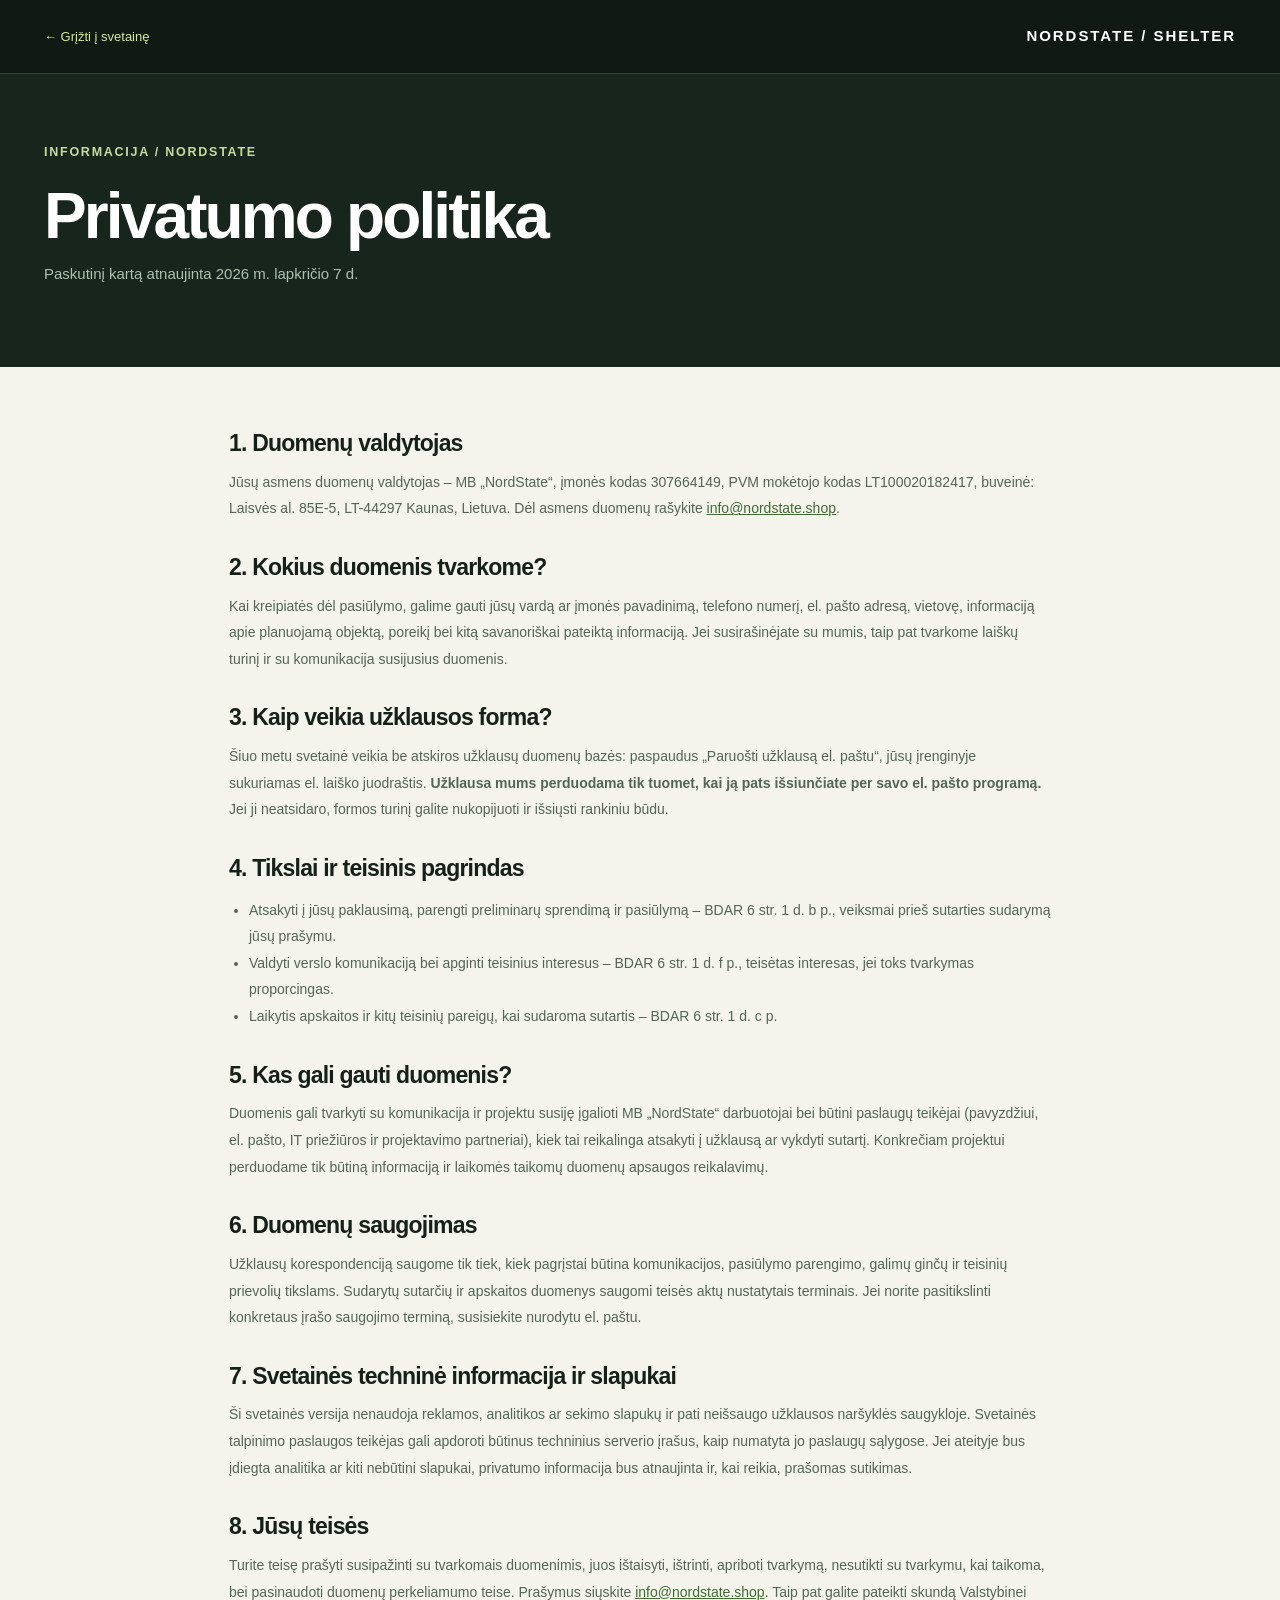
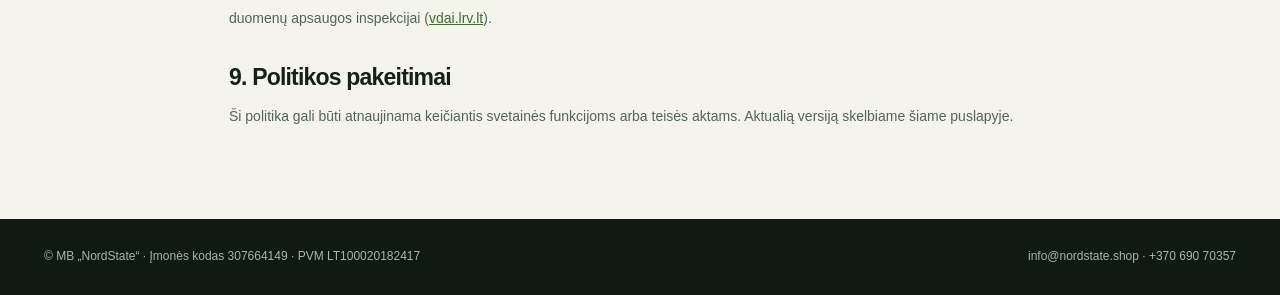
<file: privacy.html>
<!doctype html><html lang="lt"><head><meta charset="UTF-8"><meta name="viewport" content="width=device-width,initial-scale=1"><meta name="theme-color" content="#121a17"><meta name="description" content="NordState Shelter privatumo politika, informacija apie užklausas ir asmens duomenų tvarkymą."><title>Privatumo politika — NordState Shelter</title><link rel="icon" type="image/svg+xml" href="./favicon.svg"><link rel="stylesheet" href="./styles.css"><style>
.legal-header{background:#111915;padding:24px 0;border-bottom:1px solid #344737}.legal-header .container{display:flex;justify-content:space-between;align-items:center;gap:20px}.legal-header a{color:#d6ea9c;font-size:13px}.legal-header strong{color:white;letter-spacing:.13em}.legal-hero{background:#17251c;color:white;padding:65px 0}.legal-hero small{color:#c5dd9f;letter-spacing:.14em;font-weight:700}.legal-hero h1{font-size:clamp(39px,5vw,68px);margin:17px 0 10px}.legal-hero p{color:#adc1ac;max-width:700px}.legal-main{max-width:870px;margin:64px auto 90px;padding:0 24px}.legal-main section{margin-bottom:33px}.legal-main h2{font-size:23px;letter-spacing:-.035em;margin:0 0 12px}.legal-main p,.legal-main li{color:#546457;font-size:14px;line-height:1.9}.legal-main ul{padding-left:20px}.legal-main a{color:#416a35;text-decoration:underline}.legal-foot{background:#111915;color:#a7b8a6;padding:28px 0;font-size:12px}.legal-foot .container{display:flex;justify-content:space-between;gap:20px;flex-wrap:wrap}@media(max-width:620px){.legal-hero{padding:45px 0}.legal-main{margin:44px auto 60px}.legal-header strong{font-size:12px}}
</style></head><body><header class="legal-header"><div class="container"><a href="./index.html">← Grįžti į svetainę</a><strong>NORDSTATE / SHELTER</strong></div></header><div class="legal-hero"><div class="container"><small>INFORMACIJA / NORDSTATE</small><h1>Privatumo politika</h1><p>Paskutinį kartą atnaujinta 2026 m. lapkričio 7 d.</p></div></div><main class="legal-main">
<section><h2>1. Duomenų valdytojas</h2><p>Jūsų asmens duomenų valdytojas – MB „NordState“, įmonės kodas 307664149, PVM mokėtojo kodas LT100020182417, buveinė: Laisvės al. 85E-5, LT-44297 Kaunas, Lietuva. Dėl asmens duomenų rašykite <a href="mailto:info@nordstate.shop">info@nordstate.shop</a>.</p></section>
<section><h2>2. Kokius duomenis tvarkome?</h2><p>Kai kreipiatės dėl pasiūlymo, galime gauti jūsų vardą ar įmonės pavadinimą, telefono numerį, el. pašto adresą, vietovę, informaciją apie planuojamą objektą, poreikį bei kitą savanoriškai pateiktą informaciją. Jei susirašinėjate su mumis, taip pat tvarkome laiškų turinį ir su komunikacija susijusius duomenis.</p></section>
<section><h2>3. Kaip veikia užklausos forma?</h2><p>Šiuo metu svetainė veikia be atskiros užklausų duomenų bazės: paspaudus „Paruošti užklausą el. paštu“, jūsų įrenginyje sukuriamas el. laiško juodraštis. <strong>Užklausa mums perduodama tik tuomet, kai ją pats išsiunčiate per savo el. pašto programą.</strong> Jei ji neatsidaro, formos turinį galite nukopijuoti ir išsiųsti rankiniu būdu.</p></section>
<section><h2>4. Tikslai ir teisinis pagrindas</h2><ul><li>Atsakyti į jūsų paklausimą, parengti preliminarų sprendimą ir pasiūlymą – BDAR 6 str. 1 d. b p., veiksmai prieš sutarties sudarymą jūsų prašymu.</li><li>Valdyti verslo komunikaciją bei apginti teisinius interesus – BDAR 6 str. 1 d. f p., teisėtas interesas, jei toks tvarkymas proporcingas.</li><li>Laikytis apskaitos ir kitų teisinių pareigų, kai sudaroma sutartis – BDAR 6 str. 1 d. c p.</li></ul></section>
<section><h2>5. Kas gali gauti duomenis?</h2><p>Duomenis gali tvarkyti su komunikacija ir projektu susiję įgalioti MB „NordState“ darbuotojai bei būtini paslaugų teikėjai (pavyzdžiui, el. pašto, IT priežiūros ir projektavimo partneriai), kiek tai reikalinga atsakyti į užklausą ar vykdyti sutartį. Konkrečiam projektui perduodame tik būtiną informaciją ir laikomės taikomų duomenų apsaugos reikalavimų.</p></section>
<section><h2>6. Duomenų saugojimas</h2><p>Užklausų korespondenciją saugome tik tiek, kiek pagrįstai būtina komunikacijos, pasiūlymo parengimo, galimų ginčų ir teisinių prievolių tikslams. Sudarytų sutarčių ir apskaitos duomenys saugomi teisės aktų nustatytais terminais. Jei norite pasitikslinti konkretaus įrašo saugojimo terminą, susisiekite nurodytu el. paštu.</p></section>
<section><h2>7. Svetainės techninė informacija ir slapukai</h2><p>Ši svetainės versija nenaudoja reklamos, analitikos ar sekimo slapukų ir pati neišsaugo užklausos naršyklės saugykloje. Svetainės talpinimo paslaugos teikėjas gali apdoroti būtinus techninius serverio įrašus, kaip numatyta jo paslaugų sąlygose. Jei ateityje bus įdiegta analitika ar kiti nebūtini slapukai, privatumo informacija bus atnaujinta ir, kai reikia, prašomas sutikimas.</p></section>
<section><h2>8. Jūsų teisės</h2><p>Turite teisę prašyti susipažinti su tvarkomais duomenimis, juos ištaisyti, ištrinti, apriboti tvarkymą, nesutikti su tvarkymu, kai taikoma, bei pasinaudoti duomenų perkeliamumo teise. Prašymus siųskite <a href="mailto:info@nordstate.shop">info@nordstate.shop</a>. Taip pat galite pateikti skundą Valstybinei duomenų apsaugos inspekcijai (<a href="https://vdai.lrv.lt/" target="_blank" rel="noopener">vdai.lrv.lt</a>).</p></section>
<section><h2>9. Politikos pakeitimai</h2><p>Ši politika gali būti atnaujinama keičiantis svetainės funkcijoms arba teisės aktams. Aktualią versiją skelbiame šiame puslapyje.</p></section></main><footer class="legal-foot"><div class="container"><span>© MB „NordState“ · Įmonės kodas 307664149 · PVM LT100020182417</span><span>info@nordstate.shop · +370 690 70357</span></div></footer></body></html>
</file>
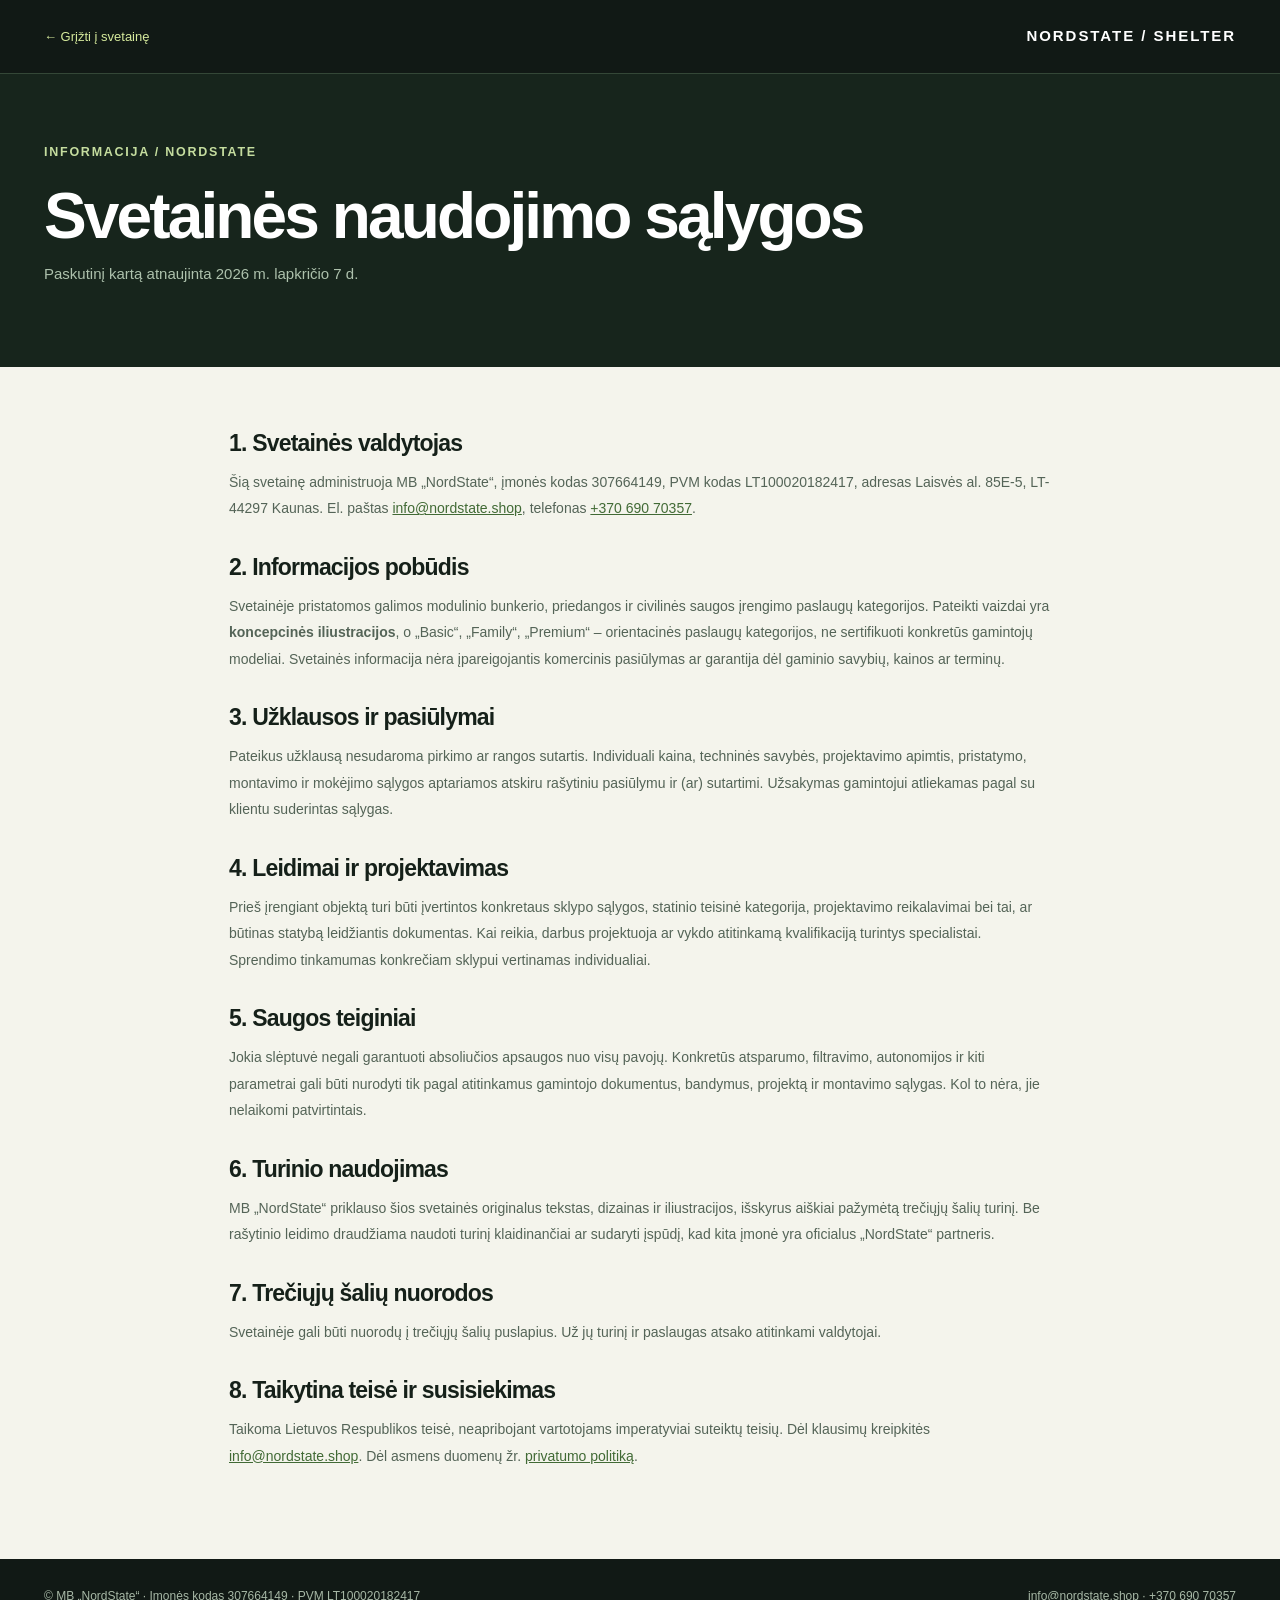
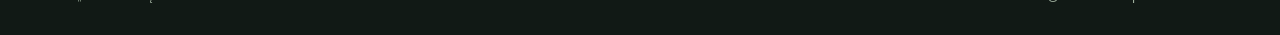
<file: terms.html>
<!doctype html><html lang="lt"><head><meta charset="UTF-8"><meta name="viewport" content="width=device-width,initial-scale=1"><meta name="theme-color" content="#121a17"><meta name="description" content="NordState Shelter svetainės naudojimo sąlygos ir informacinės užklausos taisyklės."><title>Svetainės naudojimo sąlygos — NordState Shelter</title><link rel="icon" type="image/svg+xml" href="./favicon.svg"><link rel="stylesheet" href="./styles.css"><style>
.legal-header{background:#111915;padding:24px 0;border-bottom:1px solid #344737}.legal-header .container{display:flex;justify-content:space-between;align-items:center;gap:20px}.legal-header a{color:#d6ea9c;font-size:13px}.legal-header strong{color:white;letter-spacing:.13em}.legal-hero{background:#17251c;color:white;padding:65px 0}.legal-hero small{color:#c5dd9f;letter-spacing:.14em;font-weight:700}.legal-hero h1{font-size:clamp(39px,5vw,68px);margin:17px 0 10px}.legal-hero p{color:#adc1ac;max-width:700px}.legal-main{max-width:870px;margin:64px auto 90px;padding:0 24px}.legal-main section{margin-bottom:33px}.legal-main h2{font-size:23px;letter-spacing:-.035em;margin:0 0 12px}.legal-main p,.legal-main li{color:#546457;font-size:14px;line-height:1.9}.legal-main ul{padding-left:20px}.legal-main a{color:#416a35;text-decoration:underline}.legal-foot{background:#111915;color:#a7b8a6;padding:28px 0;font-size:12px}.legal-foot .container{display:flex;justify-content:space-between;gap:20px;flex-wrap:wrap}@media(max-width:620px){.legal-hero{padding:45px 0}.legal-main{margin:44px auto 60px}.legal-header strong{font-size:12px}}
</style></head><body><header class="legal-header"><div class="container"><a href="./index.html">← Grįžti į svetainę</a><strong>NORDSTATE / SHELTER</strong></div></header><div class="legal-hero"><div class="container"><small>INFORMACIJA / NORDSTATE</small><h1>Svetainės naudojimo sąlygos</h1><p>Paskutinį kartą atnaujinta 2026 m. lapkričio 7 d.</p></div></div><main class="legal-main">
<section><h2>1. Svetainės valdytojas</h2><p>Šią svetainę administruoja MB „NordState“, įmonės kodas 307664149, PVM kodas LT100020182417, adresas Laisvės al. 85E-5, LT-44297 Kaunas. El. paštas <a href="mailto:info@nordstate.shop">info@nordstate.shop</a>, telefonas <a href="tel:+37069070357">+370 690 70357</a>.</p></section>
<section><h2>2. Informacijos pobūdis</h2><p>Svetainėje pristatomos galimos modulinio bunkerio, priedangos ir civilinės saugos įrengimo paslaugų kategorijos. Pateikti vaizdai yra <strong>koncepcinės iliustracijos</strong>, o „Basic“, „Family“, „Premium“ – orientacinės paslaugų kategorijos, ne sertifikuoti konkretūs gamintojų modeliai. Svetainės informacija nėra įpareigojantis komercinis pasiūlymas ar garantija dėl gaminio savybių, kainos ar terminų.</p></section>
<section><h2>3. Užklausos ir pasiūlymai</h2><p>Pateikus užklausą nesudaroma pirkimo ar rangos sutartis. Individuali kaina, techninės savybės, projektavimo apimtis, pristatymo, montavimo ir mokėjimo sąlygos aptariamos atskiru rašytiniu pasiūlymu ir (ar) sutartimi. Užsakymas gamintojui atliekamas pagal su klientu suderintas sąlygas.</p></section>
<section><h2>4. Leidimai ir projektavimas</h2><p>Prieš įrengiant objektą turi būti įvertintos konkretaus sklypo sąlygos, statinio teisinė kategorija, projektavimo reikalavimai bei tai, ar būtinas statybą leidžiantis dokumentas. Kai reikia, darbus projektuoja ar vykdo atitinkamą kvalifikaciją turintys specialistai. Sprendimo tinkamumas konkrečiam sklypui vertinamas individualiai.</p></section>
<section><h2>5. Saugos teiginiai</h2><p>Jokia slėptuvė negali garantuoti absoliučios apsaugos nuo visų pavojų. Konkretūs atsparumo, filtravimo, autonomijos ir kiti parametrai gali būti nurodyti tik pagal atitinkamus gamintojo dokumentus, bandymus, projektą ir montavimo sąlygas. Kol to nėra, jie nelaikomi patvirtintais.</p></section>
<section><h2>6. Turinio naudojimas</h2><p>MB „NordState“ priklauso šios svetainės originalus tekstas, dizainas ir iliustracijos, išskyrus aiškiai pažymėtą trečiųjų šalių turinį. Be rašytinio leidimo draudžiama naudoti turinį klaidinančiai ar sudaryti įspūdį, kad kita įmonė yra oficialus „NordState“ partneris.</p></section>
<section><h2>7. Trečiųjų šalių nuorodos</h2><p>Svetainėje gali būti nuorodų į trečiųjų šalių puslapius. Už jų turinį ir paslaugas atsako atitinkami valdytojai.</p></section>
<section><h2>8. Taikytina teisė ir susisiekimas</h2><p>Taikoma Lietuvos Respublikos teisė, neapribojant vartotojams imperatyviai suteiktų teisių. Dėl klausimų kreipkitės <a href="mailto:info@nordstate.shop">info@nordstate.shop</a>. Dėl asmens duomenų žr. <a href="./privacy.html">privatumo politiką</a>.</p></section></main><footer class="legal-foot"><div class="container"><span>© MB „NordState“ · Įmonės kodas 307664149 · PVM LT100020182417</span><span>info@nordstate.shop · +370 690 70357</span></div></footer></body></html>
</file>
<file: styles.css>
/* NordState Shelter — original responsive design */
:root{--bg:#111915;--bg-soft:#17221c;--surface:#1d2921;--line:#364338;--line-light:#e3e5db;--paper:#f4f4ec;--paper-2:#e8ebe1;--ink:#152019;--muted:#9faa9d;--sage:#d9e8b6;--accent:#d6ea9c;--accent-dark:#a0b973;--font:Inter,"Segoe UI",Arial,Helvetica,sans-serif}
*{box-sizing:border-box}
html{scroll-behavior:smooth;scroll-padding-top:95px}
body{margin:0;background:var(--paper);font-family:var(--font);color:var(--ink);font-size:15px;line-height:1.65;-webkit-font-smoothing:antialiased}
a{color:inherit;text-decoration:none}button,input,select,textarea{font:inherit}button{cursor:pointer}button:focus-visible,a:focus-visible,input:focus-visible,select:focus-visible,textarea:focus-visible,summary:focus-visible{outline:3px solid #accc5b;outline-offset:3px}
img,svg{max-width:100%}h1,h2,h3,p,blockquote{margin-top:0}
h1,h2,h3{line-height:1.12;letter-spacing:-.045em}h1{font-weight:600}h2{font-size:clamp(36px,4.2vw,66px);font-weight:600}h2 em,h1 em,blockquote em{font-style:normal;color:var(--accent-dark)}.container{width:min(1280px,calc(100% - 88px));margin-inline:auto}
.svg-defs{position:absolute;width:0;height:0;overflow:hidden}.icon{width:19px;height:19px;flex:none}.tiny-icon{width:13px;height:13px}
.skip-link{position:absolute;top:-60px;left:10px;z-index:30;background:var(--accent);color:var(--ink);padding:8px}.skip-link:focus{top:10px}
.topline{background:#0a100d;color:#aab7a9;font-size:11px;letter-spacing:.07em}.topline-inner{display:flex;align-items:center;justify-content:space-between;height:36px}.topline a{display:flex;align-items:center;gap:6px;transition:color .2s}.topline a:hover{color:var(--accent)}.signal-dot,.label-dot{width:6px;height:6px;border-radius:50%;background:var(--accent);display:inline-block;vertical-align:middle;margin-right:7px;box-shadow:0 0 10px #bfdc91aa}
.site-header{position:sticky;top:0;z-index:20;background:rgba(17,25,21,.96);border-bottom:1px solid #2c392e;backdrop-filter:blur(16px);-webkit-backdrop-filter:blur(16px)}
.nav-wrap{display:flex;align-items:center;justify-content:space-between;min-height:79px;gap:25px}.brand{display:inline-flex;align-items:center;gap:12px;flex:none;color:#fff}.brand-mark{width:42px;height:42px;border:1px solid #c3d7a6;transform:rotate(45deg);display:grid;place-items:center}.brand-mark-inner{transform:rotate(-45deg);color:var(--accent);font-size:25px;font-weight:800;line-height:1;letter-spacing:-.12em;padding-right:3px}.brand-name{font-size:17px;font-weight:800;letter-spacing:.14em;line-height:1.1}.brand-sub{display:block;color:#9aa795;font-weight:500;font-size:8px;letter-spacing:.18em;margin-top:5px}.desktop-nav{display:flex;gap:32px;margin-left:auto}.desktop-nav a{color:#d5dcd2;font-size:12px;font-weight:600;white-space:nowrap;transition:color .2s}.desktop-nav a:hover,.nav-phone:hover{color:var(--accent)}.nav-right{display:flex;gap:21px;align-items:center}.nav-phone{display:flex;gap:9px;align-items:center;color:#dce4d7;font-size:12px;white-space:nowrap}.nav-phone .icon{width:15px}
.btn{display:inline-flex;align-items:center;justify-content:space-between;gap:23px;padding:15px 22px;border:1px solid transparent;font-size:12px;font-weight:750;line-height:1.3;letter-spacing:.005em;transition:background .2s,color .2s,transform .2s,border-color .2s}.btn:hover{transform:translateY(-2px)}.btn .icon{width:17px}.btn-small{padding:13px 16px}.btn-accent{background:var(--accent);color:var(--ink)}.btn-accent:hover{background:#e9f5c6}.btn-outline{background:transparent;color:#edf4e5;border-color:#657b69}.btn-outline:hover{background:#304336;border-color:#a5bea3}.btn-outline-light{background:transparent;border-color:#789178;color:#f4f5e9}.btn-outline-light:hover{background:#48624a}.btn-large{min-height:55px;padding:18px 22px}.menu-button{display:none;background:none;border:0;padding:8px;color:white}.menu-button span{display:block;width:23px;height:2px;background:currentColor;margin:5px 0}.mobile-menu{background:#151f19;border-top:1px solid #2d392f;padding:14px 6%;box-shadow:0 15px 26px #0004}.mobile-menu[hidden]{display:none}.mobile-menu a{display:block;padding:12px 4px;color:#f1f4ed;font-size:14px;border-bottom:1px solid #304037}
.hero{position:relative;overflow:hidden;background:var(--bg);color:#fff}.hero-grid-overlay{position:absolute;inset:0;pointer-events:none;opacity:.14;background-image:linear-gradient(to right,#81947f 1px,transparent 1px),linear-gradient(to bottom,#81947f 1px,transparent 1px);background-size:85px 85px;mask-image:linear-gradient(to right,transparent,#000 65%,#000)}.hero-inner{min-height:637px;display:grid;grid-template-columns:47% 53%;align-items:center;position:relative;z-index:1}.hero-copy{padding:72px 15px 74px 0;position:relative;z-index:3}.eyebrow,.kicker{font-size:11px;font-weight:700;letter-spacing:.13em;color:var(--accent-dark);display:flex;align-items:center;gap:10px}.eyebrow{color:#d4e2c1;white-space:nowrap}.eyebrow-line{width:28px;height:1px;background:var(--accent)}.hero h1{font-size:clamp(58px,5.4vw,89px);line-height:1.03;margin:29px 0 25px;letter-spacing:-.069em;max-width:760px}.hero h1 em{display:block;color:var(--accent)}.hero-copy>p{font-size:16px;line-height:1.85;color:#afbeae;max-width:515px;margin-bottom:30px}.hero-actions{display:flex;align-items:center;gap:31px;flex-wrap:wrap}.text-link{font-weight:600;color:#e5ece1;font-size:12px;border-bottom:1px solid #526555;padding-bottom:5px}.text-link span{margin-left:7px;color:var(--accent)}.text-link:hover{border-color:var(--accent)}.hero-meta{display:flex;gap:21px;align-items:center;margin-top:72px}.meta-unit{display:flex;align-items:center;gap:11px;color:#809182;font-size:10px;line-height:1.5}.meta-unit b{color:#dfe8dc;font-weight:650}.meta-icon{width:33px;height:33px;display:grid;place-items:center;border:1px solid #4b6050;color:#c9dcbc}.meta-icon .icon{width:16px}.meta-divider{height:29px;width:1px;background:#3d4c40}
.hero-visual{height:570px;position:relative;align-self:center;margin-left:-40px;margin-right:-38px;background:radial-gradient(ellipse at 53% 54%,#34493a 0%,#203126 38%,#131f17 74%,transparent 85%);border:1px solid #3c5141;box-shadow:0 30px 100px #050b08ab;min-width:0}.hero-visual:before{content:"";position:absolute;inset:12px;border:1px solid #34483b;pointer-events:none}.hero-illustration{width:100%;height:100%;display:block;position:absolute;inset:0}.illustration-label,.illustration-footer{position:absolute;z-index:2;font-size:10px;letter-spacing:.12em;color:#d2decb;font-weight:700;left:31px;right:31px;display:flex;justify-content:space-between;align-items:center}.illustration-label{top:28px}.label-count{color:#95a88f}.illustration-footer{bottom:25px;color:#91a791}.illustration-footer b{color:var(--accent)}.floating-tag{position:absolute;bottom:90px;right:-23px;z-index:4;background:#e9f0d7;color:var(--ink);padding:16px 22px;display:flex;gap:14px;align-items:center;box-shadow:0 14px 28px #030a0540}.floating-tag-icon{font-size:22px}.floating-tag b{font-size:11px;display:block}.floating-tag small{display:block;color:#52624f;font-size:10px}.hero-bottom{display:flex;justify-content:space-between;border-top:1px solid #314333;padding:16px 0 19px;position:relative;z-index:2;color:#91a18f;font-size:9px;font-weight:700;letter-spacing:.16em}
.intro-strip{background:#dce6d0;border-bottom:1px solid #cdd6c0}.intro-grid{display:grid;grid-template-columns:1fr 1fr;gap:40px;align-items:center;padding:32px 0}.intro-large{font-size:25px;line-height:1.25;letter-spacing:-.04em;font-weight:700;margin:0}.intro-large span{color:#66765b}.intro-list{display:flex;justify-content:space-between;gap:20px}.intro-list span{display:flex;align-items:center;gap:9px;font-weight:650;font-size:11px;line-height:1.4}.intro-list .icon{width:18px;color:#486748}
.section{padding:111px 0}.section-head{display:flex;align-items:end;justify-content:space-between;gap:50px;margin-bottom:48px}.section-head h2{margin:18px 0 0}.section-head>p{max-width:350px;font-size:14px;line-height:1.8;color:#657268;margin-bottom:4px}
.section-solutions{background:var(--paper)}.solution-grid{display:grid;grid-template-columns:repeat(3,minmax(0,1fr));gap:16px}.solution-card{background:#fff;border:1px solid #e0e5db;padding:26px 27px 24px;display:flex;flex-direction:column;min-width:0;transition:box-shadow .2s,transform .2s,border-color .2s}.solution-card:hover{box-shadow:0 20px 60px #21332217;transform:translateY(-4px);border-color:#afc29d}.solution-card.featured{background:#eaf0df;border-color:#a2b696}.solution-top{display:flex;justify-content:space-between;align-items:center;gap:10px}.solution-number{color:#516653;font-size:10px;letter-spacing:.12em;font-weight:800}.card-label{font-size:9px;color:#81937c;font-weight:750;letter-spacing:.12em}.accent-label{color:#425c36}.solution-card h3{font-size:27px;margin:25px 0 10px;font-weight:650}.solution-card>p{font-size:13px;color:#69776d;line-height:1.8;min-height:71px;margin-bottom:20px}.solution-card ul{padding:17px 0;margin:0 0 25px;list-style:none;border-top:1px solid #e1e6db}.solution-card li{font-size:12px;color:#45564a;padding:6px 0 6px 18px;position:relative}.solution-card li:before{content:"";position:absolute;left:1px;top:14px;background:#7f9c71;border-radius:50%;width:5px;height:5px}.solution-bottom{margin-top:auto;border-top:1px solid #dfe4dc;padding-top:21px;display:flex;justify-content:space-between;align-items:center;gap:10px;font-size:12px;font-weight:750}.card-action{display:grid;place-items:center;border:1px solid #667b65;width:42px;height:42px;color:#263729;background:transparent;transition:background .2s}.card-action:hover{background:var(--accent)}.card-action .icon{width:18px}
.mini-visual{height:202px;position:relative;overflow:hidden;margin:23px 0 0;background-color:#d7e1d1;background-image:linear-gradient(to right,#73866e25 1px,transparent 1px),linear-gradient(to bottom,#73866e25 1px,transparent 1px);background-size:22px 22px}.v-family{background-color:#b4c6ad}.v-premium{background-color:#d1d9c9}.module-outer{position:absolute;left:18%;right:18%;height:91px;top:52px;transform:skewY(-8deg);background:#4a6556;border:7px solid #738879;box-shadow:16px 20px 0 #9cae9b,19px 22px 0 1px #425948}.module-inner{position:absolute;inset:10px;background:#1b2d25;border:1px solid #c3d4b6;display:flex;padding:12px;gap:8px}.module-inner i{display:block;flex:1;background:#5c7761;border:1px solid #adc4a4;box-shadow:inset 0 0 0 5px #283e31}.v-basic .module-outer{left:25%;right:25%}.v-premium .module-outer{left:13%;right:13%}.v-premium .module-inner i{box-shadow:inset 0 0 0 3px #263b31}.blueprint-cross{position:absolute;width:14px;height:14px;opacity:.6}.blueprint-cross:before,.blueprint-cross:after{content:"";display:block;position:absolute;background:#577460}.blueprint-cross:before{width:14px;height:1px;top:6px}.blueprint-cross:after{width:1px;height:14px;left:6px}.blueprint-cross.a{top:25px;left:31px}.blueprint-cross.b{bottom:23px;right:29px}.footnote{font-size:11px;color:#78867b;max-width:1000px;margin:20px 0 0;line-height:1.7}
.section-services{background:var(--bg);color:white}.services-grid{display:grid;grid-template-columns:40% 1fr;gap:11%}.services-left h2{margin:24px 0}.services-left h2 em{color:var(--accent)}.services-left>p{font-size:14px;line-height:1.9;color:#b3c1b1;max-width:420px;margin-bottom:33px}.service-row{border-top:1px solid #435246;padding:28px 0;display:grid;grid-template-columns:40px 1fr 28px;gap:20px}.service-row:last-child{border-bottom:1px solid #435246}.service-icon{color:var(--accent);font-size:12px;letter-spacing:.1em;font-weight:750;padding-top:5px}.service-row h3{font-size:20px;letter-spacing:-.025em;margin:0 0 6px;font-weight:650}.service-row p{font-size:12px;line-height:1.75;margin:0;color:#a1b0a0}.service-cross{color:#819a80;justify-self:end;font-size:22px;font-weight:300}
.statement{background:#d6e3ca;padding:61px 0}.statement-inner{display:grid;grid-template-columns:1fr 5fr 1fr;gap:25px;align-items:center}.statement-asterisk{font-size:58px;line-height:1;color:#60835e}.statement blockquote{font-size:clamp(23px,2.7vw,41px);letter-spacing:-.05em;line-height:1.25;font-weight:600;margin:0}.statement blockquote em{color:#597c50}.statement-caption{font-size:9px;letter-spacing:.12em;color:#688169;font-weight:750;text-align:right}
.section-process{background:#eff1e8}.steps{display:grid;grid-template-columns:repeat(4,1fr);gap:25px}.step-index{display:block;font-size:14px;font-weight:800;color:#68826b;letter-spacing:.11em;margin:0 0 24px}.step-line{height:1px;background:#bbc9b7;position:relative;margin-bottom:24px}.step-line:before{content:"";width:9px;height:9px;position:absolute;top:-4px;left:0;border-radius:50%;background:#8eab7f;box-shadow:0 0 0 4px #e7eede}.step h3{font-size:21px;letter-spacing:-.035em;margin-bottom:9px}.step p{color:#6e7970;font-size:12px;line-height:1.85;max-width:245px}
.section-advisory{padding:42px 0;background:#273d30;color:#eff6ea}.advisory-inner{display:grid;grid-template-columns:62px minmax(0,1fr) auto;gap:25px;align-items:center}.advisory-symbol{width:59px;height:59px;border:1px solid #728e75;display:grid;place-items:center;color:var(--accent)}.advisory-symbol .icon{width:27px;height:27px}.advisory-inner h2{font-size:21px;letter-spacing:-.025em;margin:8px 0 7px}.advisory-inner p{font-size:12px;line-height:1.8;color:#becdbb;margin:0;max-width:750px}
.section-faq{background:var(--paper)}.faq-grid{display:grid;grid-template-columns:39% 1fr;gap:10%}.faq-grid h2{margin:22px 0}.faq-grid h2 em{color:#79926b}.faq-grid>div>p{color:#7b877e;font-size:14px;max-width:270px}.faq-items details{border-bottom:1px solid #cfd9cd}.faq-items details:first-child{border-top:1px solid #cfd9cd}.faq-items summary{list-style:none;display:flex;align-items:center;justify-content:space-between;gap:25px;padding:22px 0;font-size:15px;font-weight:650;cursor:pointer}.faq-items summary::-webkit-details-marker{display:none}.faq-items summary span{font-size:23px;font-weight:350;color:#738c6e;line-height:1;transition:transform .2s}.faq-items details[open] summary span{transform:rotate(45deg)}.faq-items details p{font-size:13px;color:#6c796e;line-height:1.8;margin:-2px 30px 22px 0}
.section-contact{background:#17251c;color:#edf4e9;padding:110px 0}.contact-grid{display:grid;grid-template-columns:38% 1fr;gap:9%;align-items:start}.light-kicker{color:var(--accent)}.contact-aside h2{font-size:clamp(42px,4.5vw,66px);margin:24px 0}.contact-aside h2 em{color:var(--accent)}.contact-aside>p{font-size:14px;color:#afbfae;max-width:390px;line-height:1.9}.contact-lines{margin-top:48px;display:grid;gap:19px}.contact-lines a{display:flex;align-items:center;gap:12px;font-size:18px;font-weight:600;letter-spacing:-.025em}.contact-lines a:hover{color:var(--accent)}.contact-lines .icon{color:var(--accent)}.at{color:var(--accent);font-weight:600}.form-explain{margin-top:65px;border-top:1px solid #44594a;padding-top:19px;display:flex;gap:12px;max-width:340px;color:#94a693}.form-explain p{font-size:11px;line-height:1.8;margin:0}.form-explain-icon{width:18px;height:18px;border:1px solid #839984;border-radius:50%;display:grid;place-items:center;flex:none;font-size:11px;font-weight:700}
.contact-form-card{background:#f5f6ef;color:#1b2a20;padding:34px 37px;box-shadow:0 25px 70px #050d0738}.form-head{border-bottom:1px solid #d7ddd3;padding-bottom:20px;margin-bottom:24px;display:flex;justify-content:space-between;color:#657967;font-size:10px;font-weight:800;letter-spacing:.13em}.form-head span:last-child{color:#9ba99b}fieldset{padding:0;margin:0;border:0}.form-fieldset legend{font-size:12px;font-weight:700;margin-bottom:15px}.package-options{display:grid;grid-template-columns:repeat(4,1fr);gap:8px;margin-bottom:26px}.package-option{position:relative;cursor:pointer}.package-option input{position:absolute;opacity:0;inset:0;width:100%;height:100%;cursor:pointer}.package-option span{display:block;text-align:center;border:1px solid #cbd4c9;padding:13px 5px;font-size:11px;font-weight:700;color:#687a68;transition:all .2s}.package-option input:checked+span{background:#dbe9c3;border-color:#8aa775;color:#29442c}.package-option input:focus-visible+span{outline:3px solid #93ba5f;outline-offset:2px}.form-two{display:grid;grid-template-columns:1fr 1fr;gap:15px}.contact-form-card form>label:not(.consent),.form-two label{display:block;font-size:11px;font-weight:700;margin-bottom:16px}.contact-form-card label b{color:#779951}.contact-form-card input:not([type=radio]):not([type=checkbox]),.contact-form-card select,.contact-form-card textarea{width:100%;display:block;background:#fff;border:1px solid #d2dcd0;padding:12px 13px;margin-top:7px;border-radius:0;color:#19251d;outline-offset:1px;font-size:12px;min-height:45px}.contact-form-card input::placeholder,.contact-form-card textarea::placeholder{color:#99a69a}.contact-form-card textarea{resize:vertical;min-height:90px}.extras{margin:5px 0 22px}.extras legend span{font-size:10px;color:#95a195;font-weight:500}.extras-grid{display:grid;grid-template-columns:1fr 1fr;gap:8px}.extras-grid label{display:flex;align-items:center;gap:8px;cursor:pointer;color:#526452;font-size:11px}.extras-grid input,.consent input{accent-color:#6d8b53;width:15px;height:15px;flex:none;margin:0}.message-label{margin-bottom:20px!important}.consent{display:flex;gap:10px;align-items:flex-start;font-size:10px;line-height:1.7;font-weight:500;color:#637464;cursor:pointer}.consent input{margin-top:2px}.consent a{text-decoration:underline;color:#405b39}.btn-submit{width:100%;margin-top:23px;padding:19px 22px}.form-help{font-size:10px;line-height:1.6;color:#8b998d;margin:10px 0 0}.email-fallback{background:#e1ebd9;border-left:3px solid #83a967;margin-top:20px;padding:17px;font-size:12px;color:#415741}.email-fallback p{margin:0 0 12px}.email-fallback p:last-child{margin:8px 0 0}.email-fallback .btn-copy{color:#1e3520;background:#f9fff2;border-color:#b4c5a4;padding:9px 15px}.copy-status{font-size:11px}
.site-footer{background:#0e1711;color:#b6c4b1}.footer-top{padding:71px 0 60px;display:grid;grid-template-columns:37% 33% 1fr;gap:45px}.footer-brand{margin-left:9px}.footer-top>div:first-child>p{font-size:12px;line-height:1.85;color:#869b89;margin:32px 0 0;max-width:280px}.footer-links{display:grid;grid-template-columns:1fr 1fr;gap:20px}.footer-links>div,.footer-company{display:grid;align-content:start;gap:8px}.footer-links b,.footer-company b{font-size:12px;color:#f5f7f1;margin-bottom:9px}.footer-links a,.footer-company span,.footer-company a{font-size:11px;line-height:1.8}.footer-links a:hover,.footer-company a:hover{color:var(--accent)}.footer-bottom{border-top:1px solid #344237;display:flex;align-items:center;justify-content:space-between;gap:20px;padding:23px 0;font-size:10px;color:#839687}.footer-bottom a{color:#d7e8c4}
@media(max-width:1190px){.container{width:min(1200px,calc(100% - 56px))}.desktop-nav{gap:18px}.nav-phone{display:none}.hero-inner{grid-template-columns:48% 52%}.hero-copy{padding-right:0}.hero h1{font-size:clamp(55px,5.3vw,73px)}.hero-visual{height:510px;margin-right:-20px}.hero-meta{gap:13px}.intro-grid{grid-template-columns:1fr}.intro-list{justify-content:flex-start;gap:35px}.solution-card{padding:23px 20px}.advisory-inner{grid-template-columns:57px 1fr}.advisory-inner>.btn{grid-column:2;justify-self:start}.contact-grid{gap:6%}.footer-top{gap:25px}}
@media(max-width:900px){.desktop-nav{display:none}.nav-phone{display:flex}.menu-button{display:block}.hero-inner{grid-template-columns:1fr;min-height:auto}.hero-copy{padding:70px 0 35px}.hero h1{font-size:clamp(52px,8vw,83px)}.hero-copy>p{max-width:650px}.hero-meta{margin-top:42px}.hero-visual{height:480px;margin:0 0 38px}.floating-tag{right:20px}.hero-bottom span:nth-child(2){display:none}.services-grid,.faq-grid,.contact-grid{grid-template-columns:1fr;gap:45px}.services-left>p{max-width:620px}.service-row{padding:21px 0}.solution-grid{gap:10px}.mini-visual{height:155px}.solution-card h3{font-size:23px}.solution-card>p{min-height:110px}.steps{grid-template-columns:repeat(2,1fr);gap:34px}.form-explain{margin-top:30px}.contact-aside h2{max-width:500px}.contact-form-card{max-width:730px}.footer-top{grid-template-columns:1fr 1fr}.footer-company{grid-column:2}.footer-links{grid-column:1;grid-row:2}.footer-bottom{flex-wrap:wrap}}
@media(max-width:620px){html{scroll-padding-top:74px}.container{width:calc(100% - 36px)}.topline-inner{height:31px}.topline a{display:none}.nav-wrap{min-height:68px}.brand-mark{width:32px;height:32px}.brand-mark-inner{font-size:20px}.brand-name{font-size:14px}.brand-sub{font-size:7px}.nav-phone{display:none}.nav-right .btn{display:none}.hero-grid-overlay{background-size:55px 55px}.hero-copy{padding:61px 0 30px}.eyebrow{font-size:9px;letter-spacing:.07em;white-space:normal}.eyebrow-line{width:17px;flex:none}.hero h1{font-size:clamp(50px,13vw,75px);margin:21px 0}.hero-copy>p{font-size:14px}.hero-actions{gap:22px}.hero-actions .btn{width:100%}.hero-meta{gap:9px;justify-content:space-between;margin-top:39px}.meta-unit{flex-direction:column;align-items:flex-start;gap:8px;font-size:9px}.meta-icon{width:30px;height:30px}.meta-divider{height:42px}.hero-visual{height:350px;margin:0 -7px 30px}.illustration-label,.illustration-footer{left:16px;right:16px;font-size:8px}.illustration-label{top:18px}.illustration-footer{bottom:13px}.floating-tag{right:10px;bottom:45px;padding:10px 12px}.floating-tag small{font-size:8px}.hero-bottom{font-size:8px}.intro-grid{padding:26px 0;gap:21px}.intro-large{font-size:22px}.intro-list{display:grid;gap:12px}.intro-list span{font-size:11px}.section{padding:73px 0}.section-head{display:block;margin-bottom:35px}.section-head>p{margin-top:18px}.section-head h2,h2{font-size:clamp(37px,10vw,49px)}.solution-grid{grid-template-columns:1fr;gap:15px}.solution-card{padding:22px}.solution-card h3{font-size:26px}.solution-card>p{min-height:0}.mini-visual{height:210px}.service-row{grid-template-columns:28px 1fr 13px;gap:10px}.service-row h3{font-size:18px}.statement{padding:50px 0}.statement-inner{grid-template-columns:1fr;gap:10px}.statement-asterisk{font-size:40px}.statement blockquote{font-size:25px}.statement-caption{text-align:left}.steps{grid-template-columns:1fr;gap:12px}.step-index{margin:0 0 12px}.step-line{margin-bottom:14px}.step p{max-width:100%}.section-advisory{padding:38px 0}.advisory-inner{grid-template-columns:1fr;gap:15px}.advisory-inner>.btn{grid-column:1}.faq-grid{gap:22px}.faq-items summary{font-size:14px;padding:20px 0}.section-contact{padding:72px 0}.contact-grid{gap:30px}.contact-aside h2{font-size:45px}.contact-lines{margin-top:24px}.contact-lines a{font-size:17px}.contact-form-card{padding:23px 19px}.package-options{grid-template-columns:repeat(2,1fr)}.package-option span{padding:12px 6px}.form-two{grid-template-columns:1fr;gap:0}.extras-grid{grid-template-columns:1fr;gap:10px}.footer-top{padding:48px 0 35px;grid-template-columns:1fr;gap:33px}.footer-company,.footer-links{grid-column:auto;grid-row:auto}.footer-bottom{align-items:flex-start;flex-direction:column;gap:9px;padding:20px 0}}
@media(prefers-reduced-motion:reduce){html{scroll-behavior:auto}*,*:before,*:after{transition:none!important;animation:none!important}}

/* NordState Shelter — marketing-led PRO update */
.price-teaser{margin:0 0 30px;padding:18px 22px 17px;border-left:2px solid var(--accent);background:linear-gradient(100deg,rgba(196,229,150,.12),rgba(196,229,150,0));max-width:525px}
.price-teaser-kicker{display:block;font-size:10px;font-weight:800;color:#b9d4aa;letter-spacing:.14em}
.price-teaser-main{margin:4px 0 1px;display:flex;align-items:baseline;gap:8px;font-size:clamp(40px,4vw,61px);font-weight:780;letter-spacing:-.06em;color:var(--accent);line-height:1.17}
.price-teaser-main small{font-size:16px;letter-spacing:0;font-weight:500;color:#d4dec7}
.price-star{font-size:19px;align-self:flex-start;margin-top:9px;color:#bbc8aa}
.price-teaser-note{font-size:10px;line-height:1.5;color:#b8c7b4;display:block;max-width:420px}
.starting-price{display:block;font-size:24px;line-height:1.15;letter-spacing:-.05em;color:#2d492a}
.price-subline{display:block;font-size:10px;font-weight:550;color:#7c8b78;margin-top:6px}
.section-gallery{background:#e6ebe2}
.gallery-section-head .kicker{color:#708f66}
.editorial-gallery{display:grid;grid-template-columns:1.35fr 1fr 1fr;grid-template-rows:248px 248px;gap:14px}
.editorial-gallery figure{position:relative;margin:0;min-width:0;min-height:0;overflow:hidden;background:linear-gradient(120deg,#1e3026,#324f3e)}
.editorial-gallery figure::after{content:"";pointer-events:none;position:absolute;inset:0;background:linear-gradient(180deg,transparent 20%,rgba(1,11,7,.83) 100%);z-index:1}
.editorial-gallery img{display:block;width:100%;height:100%;object-fit:cover;filter:saturate(.8) contrast(1.04);transition:transform .65s cubic-bezier(.2,.7,.2,1),filter .5s}
.editorial-gallery figure:hover img{transform:scale(1.055);filter:saturate(1) contrast(1.04)}
.gallery-large{grid-column:1;grid-row:1/span 2}
.gallery-small:nth-of-type(2){grid-column:2;grid-row:1}
.gallery-small:nth-of-type(3){grid-column:3;grid-row:1}
.gallery-wide{grid-column:2/span 2;grid-row:2}
.editorial-gallery figcaption{position:absolute;z-index:2;left:25px;right:18px;bottom:22px;color:#fff;display:flex;flex-direction:column;gap:7px}
.editorial-gallery figcaption strong{font-size:clamp(16px,1.75vw,27px);font-weight:700;letter-spacing:-.04em;line-height:1.15}
.editorial-gallery figcaption small{font-size:11px;color:#d2dfd0;line-height:1.5}
.photo-chip{font-size:9px;font-weight:800;letter-spacing:.12em;color:#e1f2c7;align-self:start;border:1px solid #aacc8c83;padding:5px 9px;background:#1c3028a8}
.gallery-disclaimer{margin:19px 0 0;color:#697c6b;font-size:11px;line-height:1.8}
.gallery-disclaimer a{color:#426c37;text-decoration:underline;text-underline-offset:3px}
.value-banner{background:#d4e3b9;color:#203224;padding:57px 0}
.value-banner-grid{display:grid;grid-template-columns:1.4fr 1fr;gap:11%;align-items:center}
.value-banner h2{font-size:clamp(28px,3.5vw,49px);margin:13px 0 0}
.value-banner h2 em{color:#5f8b45}
.value-banner .kicker{color:#567847}
.value-banner-cta p{font-size:14px;line-height:1.8;color:#597455;margin:0 0 22px}
.value-banner-cta .btn{background:#243b2a;color:#eff8e8}
.value-banner-cta .btn:hover{background:#13271a}
.nav-wrap .desktop-nav{gap:21px}
.solution-card.featured::before{content:"SUDERINKITE PAGAL POREIKĮ";position:absolute;top:0;left:0;right:0;transform:translateY(-100%);height:0;overflow:hidden}
@media(max-width:1150px){.nav-wrap .desktop-nav{gap:14px}.editorial-gallery{grid-template-rows:215px 215px}.value-banner-grid{gap:5%}}
@media(max-width:900px){.editorial-gallery{grid-template-columns:1fr 1fr;grid-template-rows:260px 240px 220px}.gallery-large{grid-column:1/span 2;grid-row:1}.gallery-small:nth-of-type(2){grid-column:1;grid-row:2}.gallery-small:nth-of-type(3){grid-column:2;grid-row:2}.gallery-wide{grid-column:1/span 2;grid-row:3}.value-banner-grid{grid-template-columns:1fr;gap:22px}.value-banner-cta p{max-width:520px}.price-teaser{max-width:600px}}
@media(max-width:620px){.hero h1{font-size:clamp(44px,11.3vw,70px)}.price-teaser{padding:15px 17px;margin-bottom:22px}.price-teaser-main{font-size:45px}.price-teaser-kicker{font-size:9px}.price-teaser-note{font-size:9px}.price-star{font-size:14px}.section-gallery{padding:69px 0}.editorial-gallery{grid-template-columns:1fr 1fr;grid-template-rows:290px 190px 210px;gap:9px}.editorial-gallery figcaption{left:13px;right:13px;bottom:13px;gap:4px}.editorial-gallery figcaption strong{font-size:16px}.editorial-gallery figcaption small{font-size:9px}.photo-chip{font-size:7px;padding:4px 6px}.gallery-large figcaption strong{font-size:23px}.gallery-disclaimer{font-size:10px}.value-banner{padding:45px 0}.value-banner h2{font-size:32px}.value-banner-cta .btn{width:100%}.starting-price{font-size:23px}}

/* Product images – illustrative, never represented as NordState installations */
.section-solutions .mini-visual{background-size:cover;background-position:center;isolation:isolate}
.section-solutions .mini-visual:before{content:"";position:absolute;inset:0;z-index:0;background:linear-gradient(180deg,transparent 22%,rgba(6,20,13,.52) 100%)}
.section-solutions .mini-visual:after{content:"ILIUSTRACINĖ NUOTRAUKA";position:absolute;z-index:2;left:13px;bottom:12px;color:#eff8e3;font-size:9px;letter-spacing:.13em;font-weight:800;padding:5px 8px;border:1px solid #bdd1af6e;background:#081a108f}
.section-solutions .mini-visual .module-outer,.section-solutions .mini-visual .blueprint-cross{display:none}
.section-solutions .v-basic{background-image:url("https://images.unsplash.com/photo-1773168754421-206a58d35bec?auto=format&fit=crop&w=950&q=82")}
.section-solutions .v-family{background-image:url("https://images.unsplash.com/photo-1757271351763-c5bc30503989?auto=format&fit=crop&w=950&q=82")}
.section-solutions .v-premium{background-image:url("https://images.unsplash.com/photo-1774267916884-afae166d49b3?auto=format&fit=crop&w=950&q=82")}

.mobile-action-bar{display:none}
@media(max-width:620px){
body{padding-bottom:66px}
.mobile-action-bar{position:fixed;left:0;right:0;bottom:0;z-index:50;display:grid;grid-template-columns:40% 60%;height:66px;background:#0d1710;padding:8px 13px calc(8px + env(safe-area-inset-bottom,0px));box-sizing:content-box;border-top:1px solid #476049;box-shadow:0 -12px 35px #0005}
.mobile-action-bar a{display:flex;justify-content:center;align-items:center;gap:9px;font-size:12px;font-weight:800;letter-spacing:.005em}
.mobile-call{color:#e2eadd;border:1px solid #6a8369}
.mobile-quote{background:var(--accent);color:#16251a}
.mobile-action-bar .icon{height:17px;width:17px}
}
</file>
